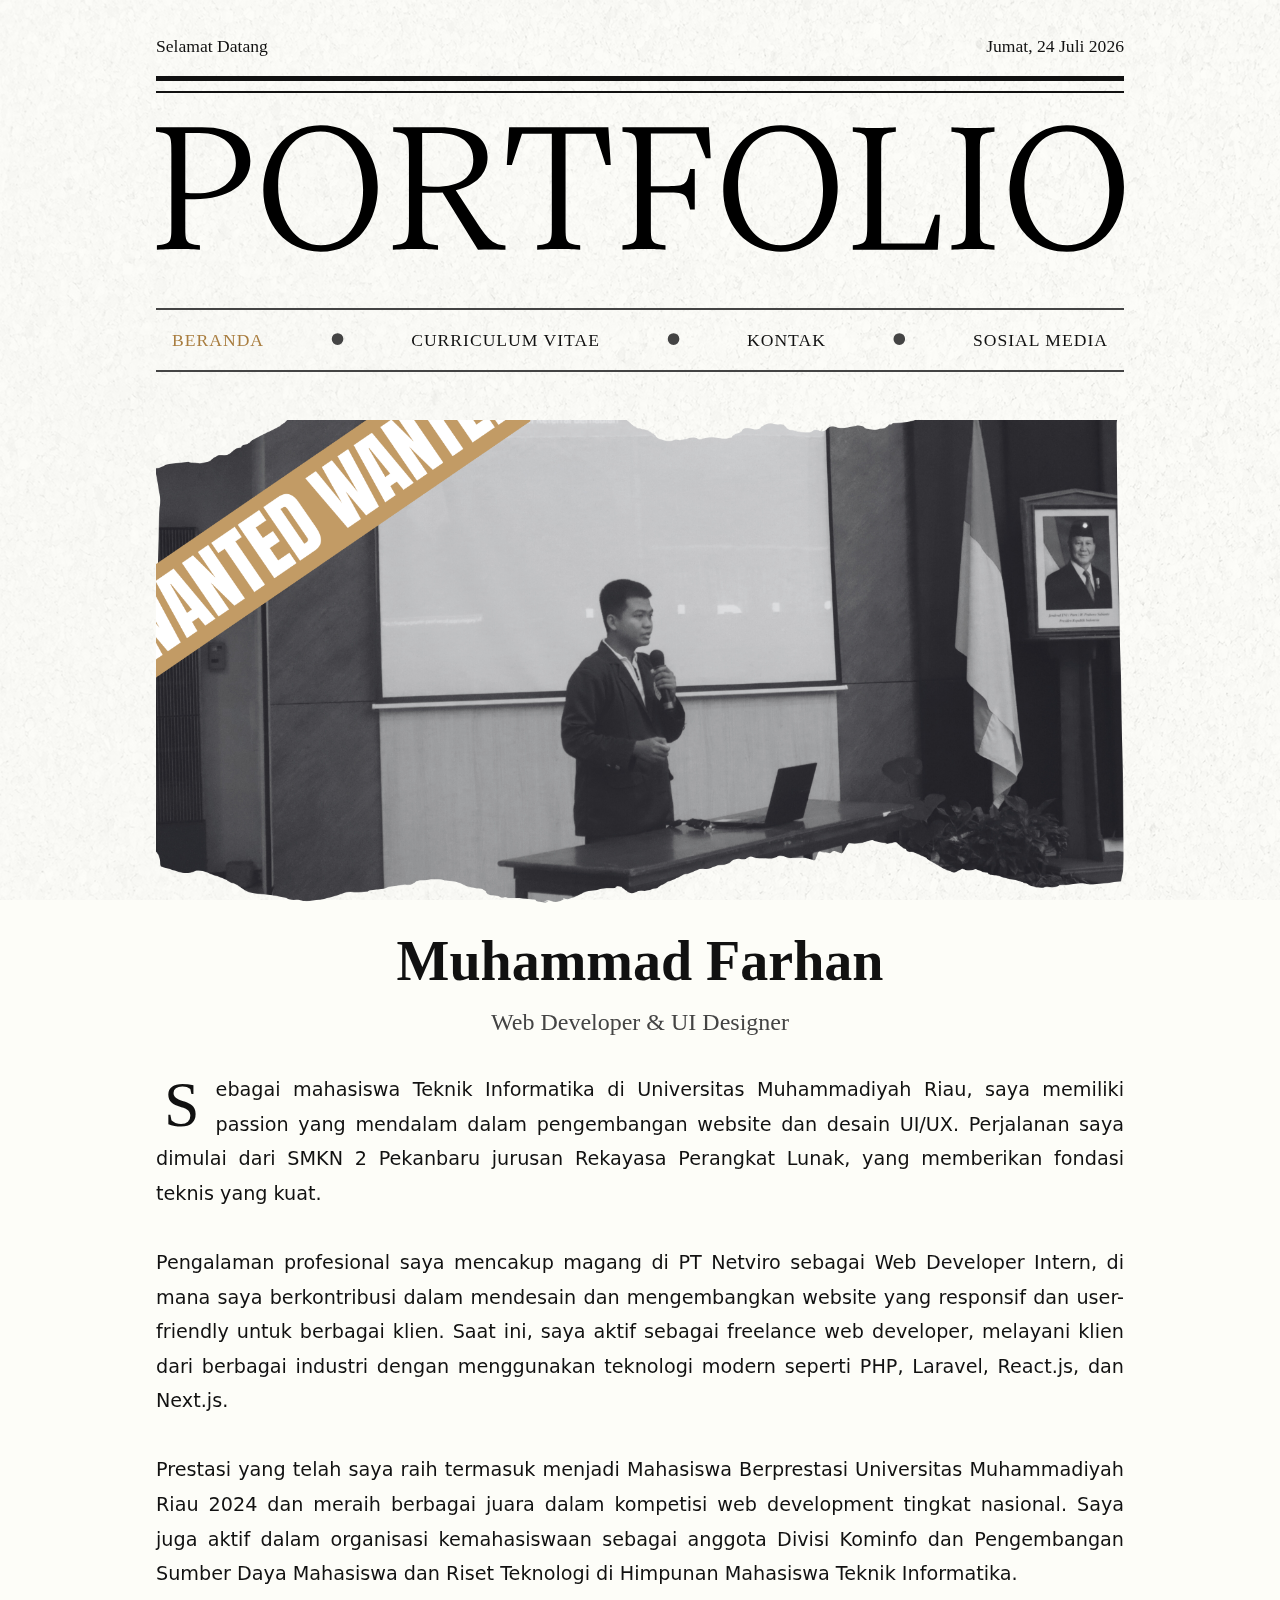
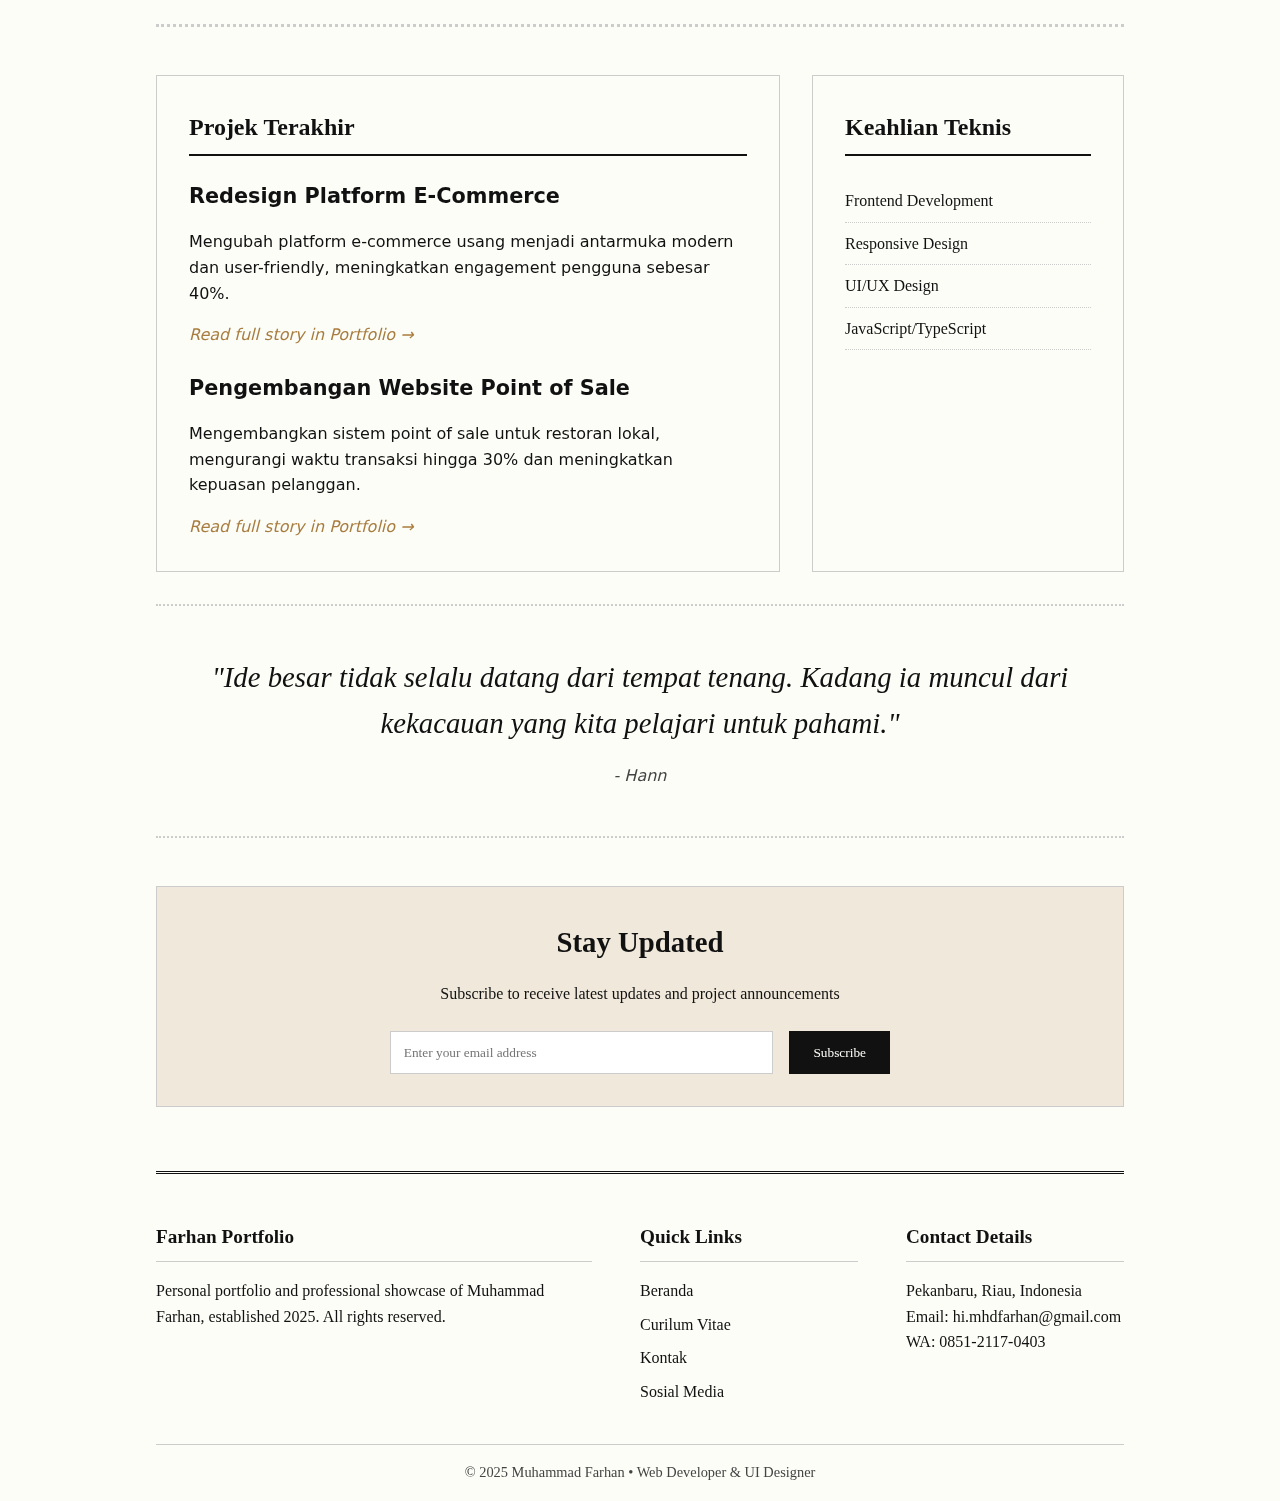
<file: index.html>
<!DOCTYPE html>
<html lang="en">
  <head>
    <meta charset="UTF-8" />
    <meta name="viewport" content="width=device-width, initial-scale=1.0" />
    <link
      href="https://api.fontshare.com/v2/css?f[]=gambetta@300,400,500,600,700&f[]=bespoke-serif@300,400,500&f[]=aktura@400&display=swap"
      rel="stylesheet"
    />

    <link rel="stylesheet" href="style.css" />

    <title>Selamat Datang | Muhammad Farhan</title>
  </head>
  <body>
    <header>
      <div class="container">
        <div class="top">
          <div>
            <p>Selamat Datang</p>
          </div>
          <div>
            <p id="waktu-sekarang"></p>
          </div>
        </div>

        <div class="middle">
          <img src="img/teks-header.svg" alt="" />
        </div>

        <nav>
          <ul>
            <li><a class="active" href="index.html">Beranda</a></li>
            <li style="font-size: 40px; line-height: 0; color: #444444">•</li>
            <li><a href="cv.html">Curriculum Vitae</a></li>
            <li style="font-size: 40px; line-height: 0; color: #444444">•</li>
            <li><a href="kontak.html">Kontak</a></li>
            <li style="font-size: 40px; line-height: 0; color: #444444">•</li>
            <li><a href="sosmed.html">Sosial Media</a></li>
          </ul>
        </nav>
      </div>
    </header>

    <main>
      <div class="container">
        <div>
          <img src="/img/banner.png" alt="Banner" />
        </div>
        <article class="headline">
          <h1>Muhammad Farhan</h1>
          <h2>Web Developer & UI Designer</h2>
          <div class="lead-text">
            <p class="first-letter">
              Sebagai mahasiswa Teknik Informatika di Universitas Muhammadiyah
              Riau, saya memiliki passion yang mendalam dalam pengembangan
              website dan desain UI/UX. Perjalanan saya dimulai dari SMKN 2
              Pekanbaru jurusan Rekayasa Perangkat Lunak, yang memberikan
              fondasi teknis yang kuat.
            </p>
            <br />
            <p>
              Pengalaman profesional saya mencakup magang di PT Netviro sebagai
              Web Developer Intern, di mana saya berkontribusi dalam mendesain
              dan mengembangkan website yang responsif dan user-friendly untuk
              berbagai klien. Saat ini, saya aktif sebagai freelance web
              developer, melayani klien dari berbagai industri dengan
              menggunakan teknologi modern seperti PHP, Laravel, React.js, dan
              Next.js.
            </p>
            <br />
            <p>
              Prestasi yang telah saya raih termasuk menjadi Mahasiswa
              Berprestasi Universitas Muhammadiyah Riau 2024 dan meraih berbagai
              juara dalam kompetisi web development tingkat nasional. Saya juga
              aktif dalam organisasi kemahasiswaan sebagai anggota Divisi
              Kominfo dan Pengembangan Sumber Daya Mahasiswa dan Riset Teknologi
              di Himpunan Mahasiswa Teknik Informatika.
            </p>
          </div>
        </article>

        <div class="news-grid">
          <article class="featured-box">
            <h3>Projek Terakhir</h3>
            <div class="article-content">
              <h4>Redesign Platform E-Commerce</h4>
              <p>
                Mengubah platform e-commerce usang menjadi antarmuka modern dan
                user-friendly, meningkatkan engagement pengguna sebesar 40%.
              </p>
              <span class="read-more">Read full story in Portfolio →</span>
            </div>
            <div class="article-content">
              <h4>Pengembangan Website Point of Sale</h4>
              <p>
                Mengembangkan sistem point of sale untuk restoran lokal,
                mengurangi waktu transaksi hingga 30% dan meningkatkan kepuasan
                pelanggan.
              </p>
              <span class="read-more">Read full story in Portfolio →</span>
            </div>
          </article>

          <article class="sidebar-box">
            <h3>Keahlian Teknis</h3>
            <ul class="skills-list">
              <li>Frontend Development</li>
              <li>Responsive Design</li>
              <li>UI/UX Design</li>
              <li>JavaScript/TypeScript</li>
            </ul>
          </article>

          <div class="quote-box">
            <blockquote>
              "Ide besar tidak selalu datang dari tempat tenang. Kadang ia
              muncul dari kekacauan yang kita pelajari untuk pahami."
            </blockquote>
            <cite>- Hann</cite>
          </div>
        </div>

        <section class="subscription-box">
          <div class="subscription-content">
            <h3>Stay Updated</h3>
            <p>Subscribe to receive latest updates and project announcements</p>
            <form class="subscribe-form">
              <input type="email" placeholder="Enter your email address" />
              <button type="submit">Subscribe</button>
            </form>
          </div>
        </section>
      </div>
    </main>

    <div class="container">
    <footer>
        <div class="footer-grid">
          <div class="footer-col">
            <h4>Farhan Portfolio</h4>
            <p>
              Personal portfolio and professional showcase of Muhammad Farhan,
              established 2025. All rights reserved.
            </p>
          </div>
          <div class="footer-col">
            <h4>Quick Links</h4>
            <ul>
              <li><a href="index.html">Beranda</a></li>
              <li><a href="cv.html">Curilum Vitae</a></li>
              <li><a href="kontak.html">Kontak</a></li>
              <li><a href="sosmed.html">Sosial Media</a></li>
            </ul>
          </div>
          <div class="footer-col">
            <h4>Contact Details</h4>
            <address>
              Pekanbaru, Riau, Indonesia<br />
              Email: hi.mhdfarhan@gmail.com<br />
              WA: 0851-2117-0403
            </address>
          </div>
        </div>
        <div class="footer-bottom">
          <div class="footer-line"></div>
          <p class="copyright">
            © 2025 Muhammad Farhan • Web Developer & UI Designer
          </p>
        </div>
      </footer>
    </div>

    <script src="script.js"></script>
  </body>
</html>
</file>
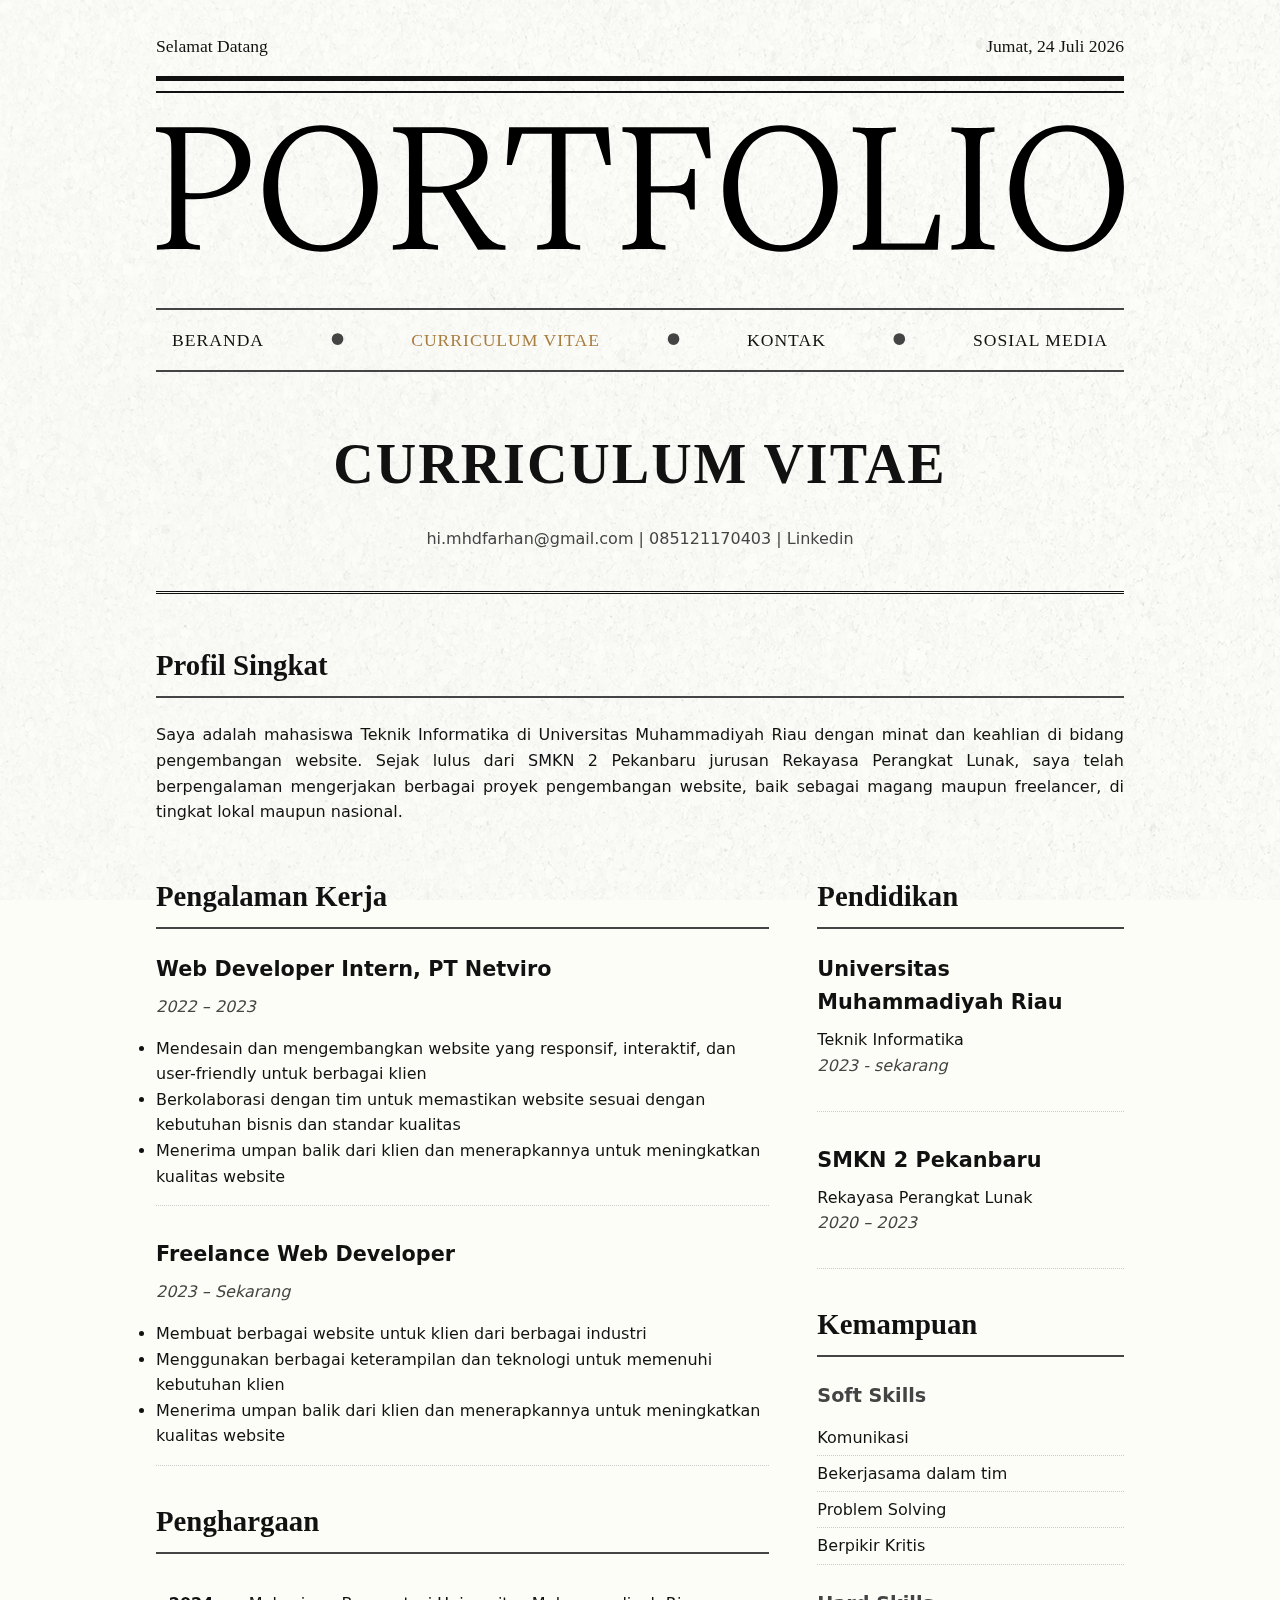
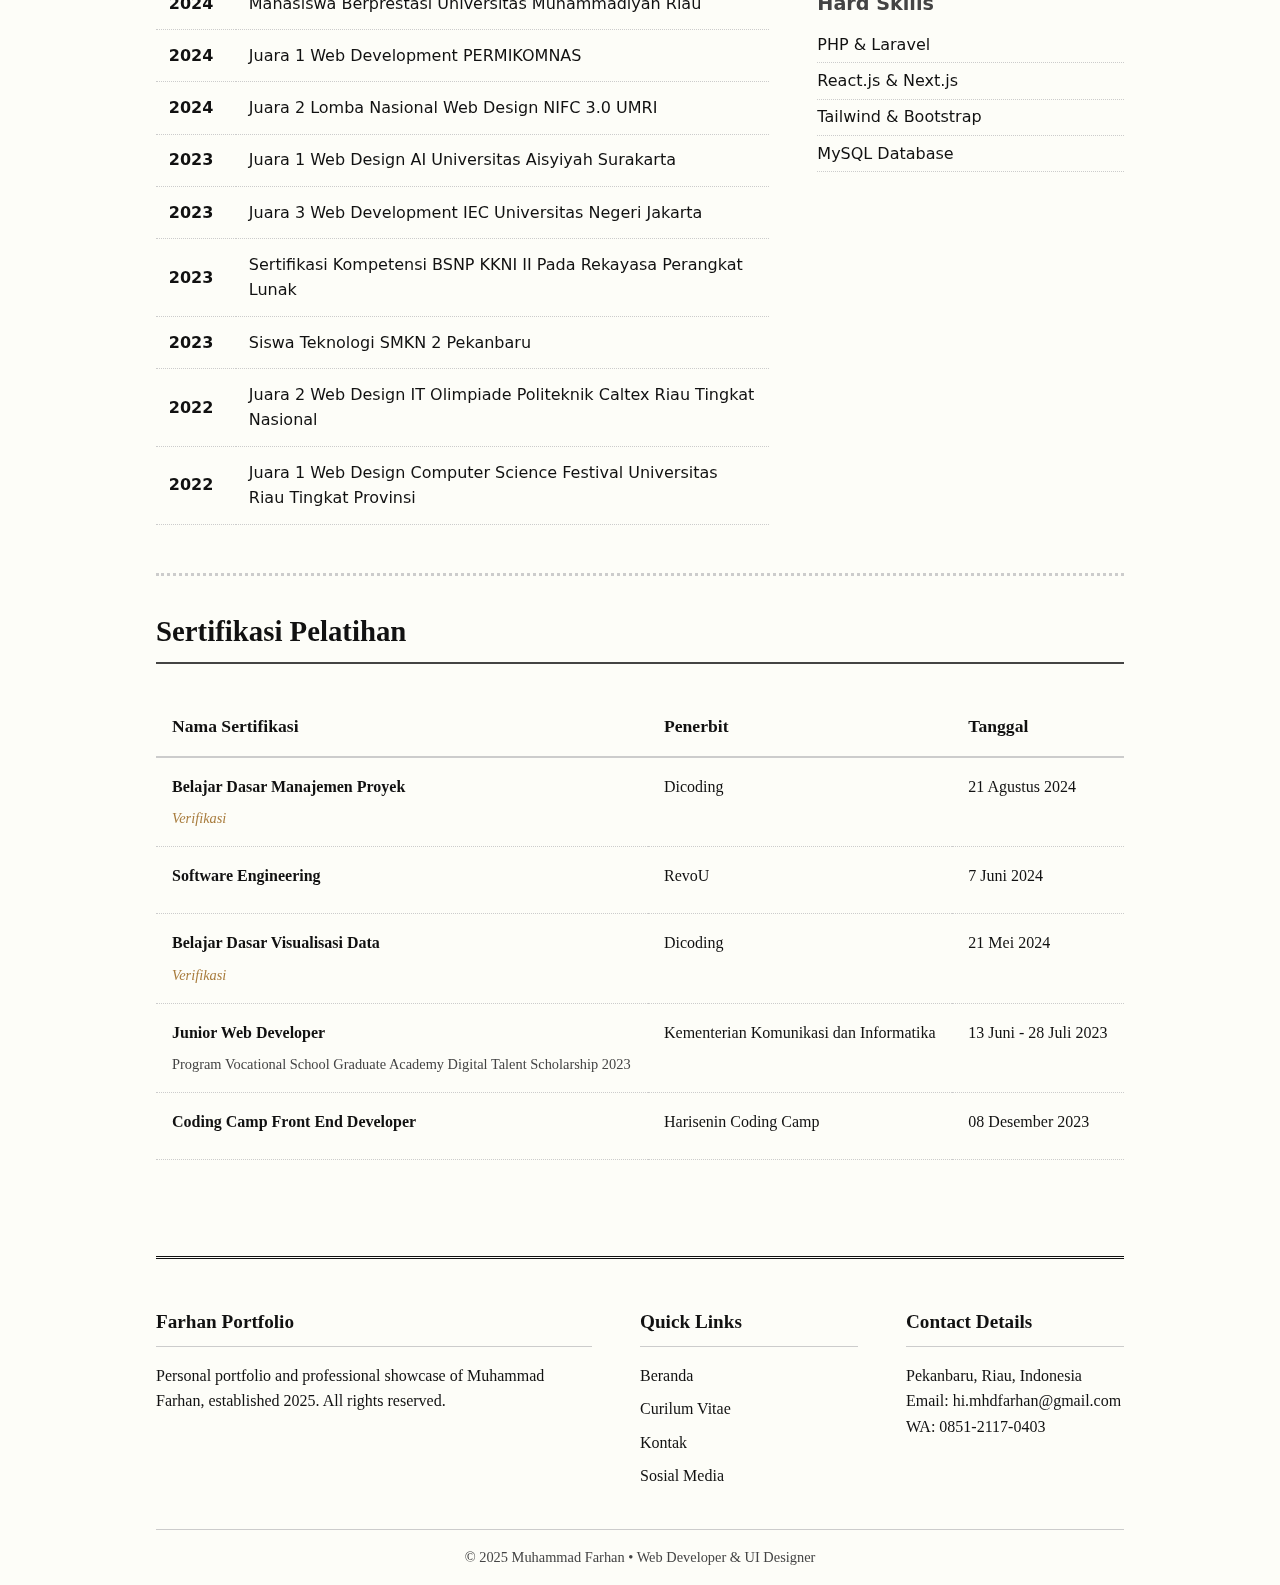
<file: cv.html>
<!DOCTYPE html>
<html lang="en">
  <head>
    <meta charset="UTF-8" />
    <meta name="viewport" content="width=device-width, initial-scale=1.0" />
    <link
      href="https://api.fontshare.com/v2/css?f[]=gambetta@300,400,500,600,700&f[]=bespoke-serif@300,400,500&f[]=aktura@400&display=swap"
      rel="stylesheet"
    />

    <link rel="stylesheet" href="style.css" />

    <title>Selamat Datang | Muhammad Farhan</title>
  </head>
  <body>
    <header>
      <div class="container">
        <div class="top">
          <div>
            <p>Selamat Datang</p>
          </div>
          <div>
            <p id="waktu-sekarang"></p>
          </div>
        </div>

        <div class="middle">
          <img src="img/teks-header.svg" alt="" />
        </div>

        <nav>
          <ul>
            <li><a href="index.html">Beranda</a></li>
            <li style="font-size: 40px; line-height: 0; color: #444444">•</li>
            <li><a class="active" href="cv.html">Curriculum Vitae</a></li>
            <li style="font-size: 40px; line-height: 0; color: #444444">•</li>
            <li><a href="kontak.html">Kontak</a></li>
            <li style="font-size: 40px; line-height: 0; color: #444444">•</li>
            <li><a href="sosmed.html">Sosial Media</a></li>
          </ul>
        </nav>
      </div>
    </header>

    <main>
      <div class="container">
        <article class="cv-header">
          <h1>Curriculum Vitae</h1>
          <div class="cv-header-content">
            <span
              ><a href="mailto:hi.mhdfarhan@gmail.com"
                >hi.mhdfarhan@gmail.com</a
              ></span
            >
            <span>|</span>
            <span
              ><a href="https://wa.me/6285121170403" target="_blank"
                >085121170403</a
              ></span
            >
            <span>|</span>
            <span
              ><a
                href="https://www.linkedin.com/in/muhammad-farhan-79ba79294/"
                target="_blank"
                >Linkedin</a
              ></span
            >
          </div>
        </article>

        <section class="cv-profile">
          <h2 class="section-title">Profil Singkat</h2>
          <div class="profile-content">
            <p style="text-align: justify;">
              Saya adalah mahasiswa Teknik Informatika di Universitas
              Muhammadiyah Riau dengan minat dan keahlian di bidang pengembangan
              website. Sejak lulus dari SMKN 2 Pekanbaru jurusan Rekayasa
              Perangkat Lunak, saya telah berpengalaman mengerjakan berbagai
              proyek pengembangan website, baik sebagai magang maupun
              freelancer, di tingkat lokal maupun nasional.
            </p>
          </div>
        </section>

        <div class="cv-grid">
          <section class="main-column">
            <article class="experience-section">
              <h2 class="section-title">Pengalaman Kerja</h2>
              <div class="job-item">
                <h3>Web Developer Intern, PT Netviro</h3>
                <span class="date">2022 – 2023</span>
                <ul>
                  <li>
                    Mendesain dan mengembangkan website yang responsif,
                    interaktif, dan user-friendly untuk berbagai klien
                  </li>
                  <li>
                    Berkolaborasi dengan tim untuk memastikan website sesuai
                    dengan kebutuhan bisnis dan standar kualitas
                  </li>
                  <li>
                    Menerima umpan balik dari klien dan menerapkannya untuk
                    meningkatkan kualitas website
                  </li>
                </ul>
              </div>
              <div class="job-item">
                <h3>Freelance Web Developer</h3>
                <span class="date">2023 – Sekarang</span>
                <ul>
                  <li>
                    Membuat berbagai website untuk klien dari berbagai industri
                  </li>
                  <li>
                    Menggunakan berbagai keterampilan dan teknologi untuk
                    memenuhi kebutuhan klien
                  </li>
                  <li>
                    Menerima umpan balik dari klien dan menerapkannya untuk
                    meningkatkan kualitas website
                  </li>
                </ul>
              </div>
            </article>

            <article class="awards-section">
              <h2 class="section-title">Penghargaan</h2>
              <table class="awards-table">
                <tr>
                  <td>2024</td>
                  <td>Mahasiswa Berprestasi Universitas Muhammadiyah Riau</td>
                </tr>
                <tr>
                  <td>2024</td>
                  <td>Juara 1 Web Development PERMIKOMNAS</td>
                </tr>
                <tr>
                  <td>2024</td>
                  <td>Juara 2 Lomba Nasional Web Design NIFC 3.0 UMRI</td>
                </tr>
                <tr>
                  <td>2023</td>
                  <td>Juara 1 Web Design AI Universitas Aisyiyah Surakarta</td>
                </tr>
                <tr>
                  <td>2023</td>
                  <td>
                    Juara 3 Web Development IEC Universitas Negeri Jakarta
                  </td>
                </tr>
                <tr>
                  <td>2023</td>
                  <td>
                    Sertifikasi Kompetensi BSNP KKNI II Pada Rekayasa Perangkat
                    Lunak
                  </td>
                </tr>
                <tr>
                  <td>2023</td>
                  <td>Siswa Teknologi SMKN 2 Pekanbaru</td>
                </tr>
                <tr>
                  <td>2022</td>
                  <td>
                    Juara 2 Web Design IT Olimpiade Politeknik Caltex Riau
                    Tingkat Nasional
                  </td>
                </tr>
                <tr>
                  <td>2022</td>
                  <td>
                    Juara 1 Web Design Computer Science Festival Universitas
                    Riau Tingkat Provinsi
                  </td>
                </tr>
              </table>
            </article>
          </section>

          <aside class="sidebar">
            <div class="education-section">
              <h2 class="section-title">Pendidikan</h2>
              <div class="edu-item">
                <h3>Universitas Muhammadiyah Riau</h3>
                <p>Teknik Informatika</p>
                <span class="date">2023 - sekarang</span>
              </div>
              <div class="edu-item">
                <h3>SMKN 2 Pekanbaru</h3>
                <p>Rekayasa Perangkat Lunak</p>
                <span class="date">2020 – 2023</span>
              </div>
            </div>

            <div class="skills-section">
              <h2 class="section-title">Kemampuan</h2>
              <div class="skills-group">
                <h3>Soft Skills</h3>
                <ul>
                  <li>Komunikasi</li>
                  <li>Bekerjasama dalam tim</li>
                  <li>Problem Solving</li>
                  <li>Berpikir Kritis</li>
                </ul>
              </div>
              <div class="skills-group">
                <h3>Hard Skills</h3>
                <ul>
                  <li>PHP & Laravel</li>
                  <li>React.js & Next.js</li>
                  <li>Tailwind & Bootstrap</li>
                  <li>MySQL Database</li>
                </ul>
              </div>
            </div>
          </aside>
        </div>

        <section class="certifications">
          <h2 class="section-title">Sertifikasi Pelatihan</h2>
          <table class="cert-table">
            <thead>
              <tr>
                <th>Nama Sertifikasi</th>
                <th>Penerbit</th>
                <th>Tanggal</th>
              </tr>
            </thead>
            <tbody>
              <tr>
                <td>
                  <strong>Belajar Dasar Manajemen Proyek</strong>
                  <div class="cert-verify">
                    <a href="https://www.dicoding.com/certificates/2VX3R3V0QZYQ"
                      >Verifikasi</a
                    >
                  </div>
                </td>
                <td>Dicoding</td>
                <td>21 Agustus 2024</td>
              </tr>
              <tr>
                <td>
                  <strong>Software Engineering</strong>
                </td>
                <td>RevoU</td>
                <td>7 Juni 2024</td>
              </tr>
              <tr>
                <td>
                  <strong>Belajar Dasar Visualisasi Data</strong>
                  <div class="cert-verify">
                    <a href="https://www.dicoding.com/certificates/4EXGQK7M9ZRL"
                      >Verifikasi</a
                    >
                  </div>
                </td>
                <td>Dicoding</td>
                <td>21 Mei 2024</td>
              </tr>
              <tr>
                <td>
                  <strong>Junior Web Developer</strong>
                  <div class="cert-desc">
                    Program Vocational School Graduate Academy Digital Talent
                    Scholarship 2023
                  </div>
                </td>
                <td>Kementerian Komunikasi dan Informatika</td>
                <td>13 Juni - 28 Juli 2023</td>
              </tr>
              <tr>
                <td>
                  <strong>Coding Camp Front End Developer</strong>
                </td>
                <td>Harisenin Coding Camp</td>
                <td>08 Desember 2023</td>
              </tr>
            </tbody>
          </table>
        </section>
      </div>
    </main>

    <div class="container">
      <footer>
        <div class="footer-grid">
          <div class="footer-col">
            <h4>Farhan Portfolio</h4>
            <p>
              Personal portfolio and professional showcase of Muhammad Farhan,
              established 2025. All rights reserved.
            </p>
          </div>
          <div class="footer-col">
            <h4>Quick Links</h4>
            <ul>
              <li><a href="index.html">Beranda</a></li>
              <li><a href="cv.html">Curilum Vitae</a></li>
              <li><a href="kontak.html">Kontak</a></li>
              <li><a href="sosmed.html">Sosial Media</a></li>
            </ul>
          </div>
          <div class="footer-col">
            <h4>Contact Details</h4>
            <address>
              Pekanbaru, Riau, Indonesia<br />
              Email: hi.mhdfarhan@gmail.com<br />
              WA: 0851-2117-0403
            </address>
          </div>
        </div>
        <div class="footer-bottom">
          <div class="footer-line"></div>
          <p class="copyright">
            © 2025 Muhammad Farhan • Web Developer & UI Designer
          </p>
        </div>
      </footer>
    </div>

    <script src="script.js"></script>
  </body>
</html>
</file>
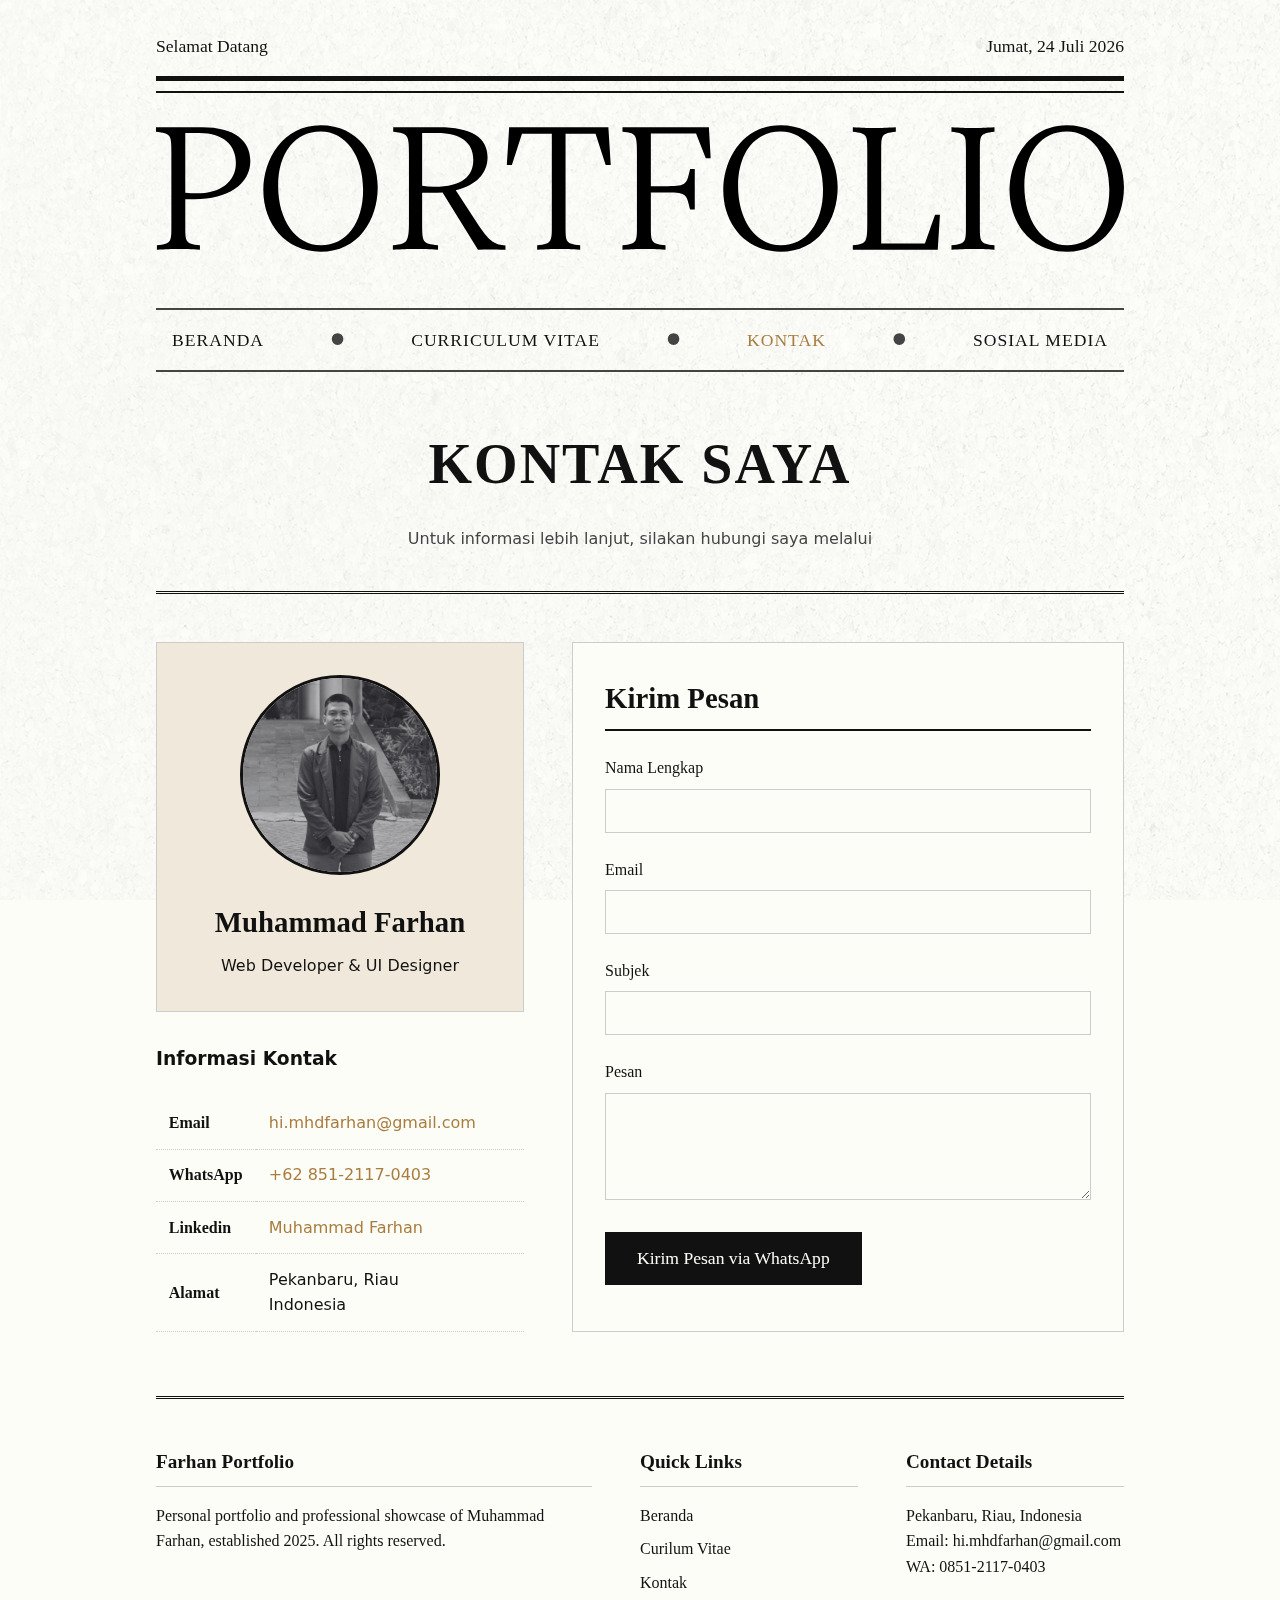
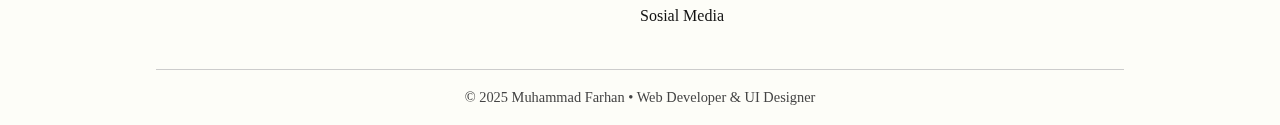
<file: kontak.html>
<!DOCTYPE html>
<html lang="en">
  <head>
    <meta charset="UTF-8" />
    <meta name="viewport" content="width=device-width, initial-scale=1.0" />
    <link
      href="https://api.fontshare.com/v2/css?f[]=gambetta@300,400,500,600,700&f[]=bespoke-serif@300,400,500&f[]=aktura@400&display=swap"
      rel="stylesheet"
    />

    <link rel="stylesheet" href="style.css" />

    <title>Selamat Datang | Muhammad Farhan</title>
  </head>
  <body>
    <header>
      <div class="container">
        <div class="top">
          <div>
            <p>Selamat Datang</p>
          </div>
          <div>
            <p id="waktu-sekarang"></p>
          </div>
        </div>

        <div class="middle">
          <img src="img/teks-header.svg" alt="" />
        </div>

        <nav>
          <ul>
            <li><a href="index.html">Beranda</a></li>
            <li style="font-size: 40px; line-height: 0; color: #444444">•</li>
            <li><a href="cv.html">Curriculum Vitae</a></li>
            <li style="font-size: 40px; line-height: 0; color: #444444">•</li>
            <li><a class="active" href="kontak.html">Kontak</a></li>
            <li style="font-size: 40px; line-height: 0; color: #444444">•</li>
            <li><a href="sosmed.html">Sosial Media</a></li>
          </ul>
        </nav>
      </div>
    </header>

    <main>
      <div class="container">
        <article class="contact-header">
          <h1>Kontak Saya</h1>
          <div class="contact-description">
            <span
              >Untuk informasi lebih lanjut, silakan hubungi saya melalui</span
            >
          </div>
        </article>

        <div class="contact-grid">
          <section class="contact-info">
            <div class="profile-card">
              <img src="img/saya.png" alt="Muhammad Farhan" />
              <div class="profile-details">
                <h2>Muhammad Farhan</h2>
                <p>Web Developer & UI Designer</p>
              </div>
            </div>

            <div class="contact-details">
              <h3>Informasi Kontak</h3>
              <table class="info-table">
                <tr>
                  <th>Email</th>
                  <td>
                    <a href="mailto:hi.mhdfarhan@gmail.com"
                      >hi.mhdfarhan@gmail.com</a
                    >
                  </td>
                </tr>
                <tr>
                  <th>WhatsApp</th>
                  <td>
                    <a href="https://wa.me/6285121170403">+62 851-2117-0403</a>
                  </td>
                </tr>
                <tr>
                  <th>Linkedin</th>
                  <td>
                    <a
                      href="https://www.linkedin.com/in/muhammad-farhan-79ba79294/"
                      >Muhammad Farhan</a
                    >
                  </td>
                </tr>
                <tr>
                  <th>Alamat</th>
                  <td>Pekanbaru, Riau<br />Indonesia</td>
                </tr>
              </table>
            </div>
          </section>

          <section class="contact-form">
            <h3>Kirim Pesan</h3>
            <form id="whatsappForm" onsubmit="submitToWhatsApp(event)">
              <div class="form-group">
                <label for="name">Nama Lengkap</label>
                <input type="text" id="name" name="name" required />
              </div>

              <div class="form-group">
                <label for="email">Email</label>
                <input type="email" id="email" name="email" required />
              </div>

              <div class="form-group">
                <label for="subject">Subjek</label>
                <input type="text" id="subject" name="subject" required />
              </div>

              <div class="form-group">
                <label for="message">Pesan</label>
                <textarea
                  id="message"
                  name="message"
                  rows="5"
                  required
                ></textarea>
              </div>

              <button type="submit" class="submit-btn">
                Kirim Pesan via WhatsApp
              </button>
            </form>
          </section>
        </div>
      </div>
    </main>

    <div class="container">
      <footer>
        <div class="footer-grid">
          <div class="footer-col">
            <h4>Farhan Portfolio</h4>
            <p>
              Personal portfolio and professional showcase of Muhammad Farhan,
              established 2025. All rights reserved.
            </p>
          </div>
          <div class="footer-col">
            <h4>Quick Links</h4>
            <ul>
              <li><a href="index.html">Beranda</a></li>
              <li><a href="cv.html">Curilum Vitae</a></li>
              <li><a href="kontak.html">Kontak</a></li>
              <li><a href="sosmed.html">Sosial Media</a></li>
            </ul>
          </div>
          <div class="footer-col">
            <h4>Contact Details</h4>
            <address>
              Pekanbaru, Riau, Indonesia<br />
              Email: hi.mhdfarhan@gmail.com<br />
              WA: 0851-2117-0403
            </address>
          </div>
        </div>
        <div class="footer-bottom">
          <div class="footer-line"></div>
          <p class="copyright">
            © 2025 Muhammad Farhan • Web Developer & UI Designer
          </p>
        </div>
      </footer>
    </div>

    <script src="script.js"></script>
    <script>
      function submitToWhatsApp(event) {
        event.preventDefault();

        const name = document.getElementById("name").value;
        const email = document.getElementById("email").value;
        const subject = document.getElementById("subject").value;
        const message = document.getElementById("message").value;

        const text = `Nama: ${name}%0A
    Email: ${email}%0A
    Subjek: ${subject}%0A
    Pesan: ${message}`;

        window.open(`https://wa.me/6285121170403?text=${text}`, "_blank");
      }
    </script>
  </body>
</html>
</file>
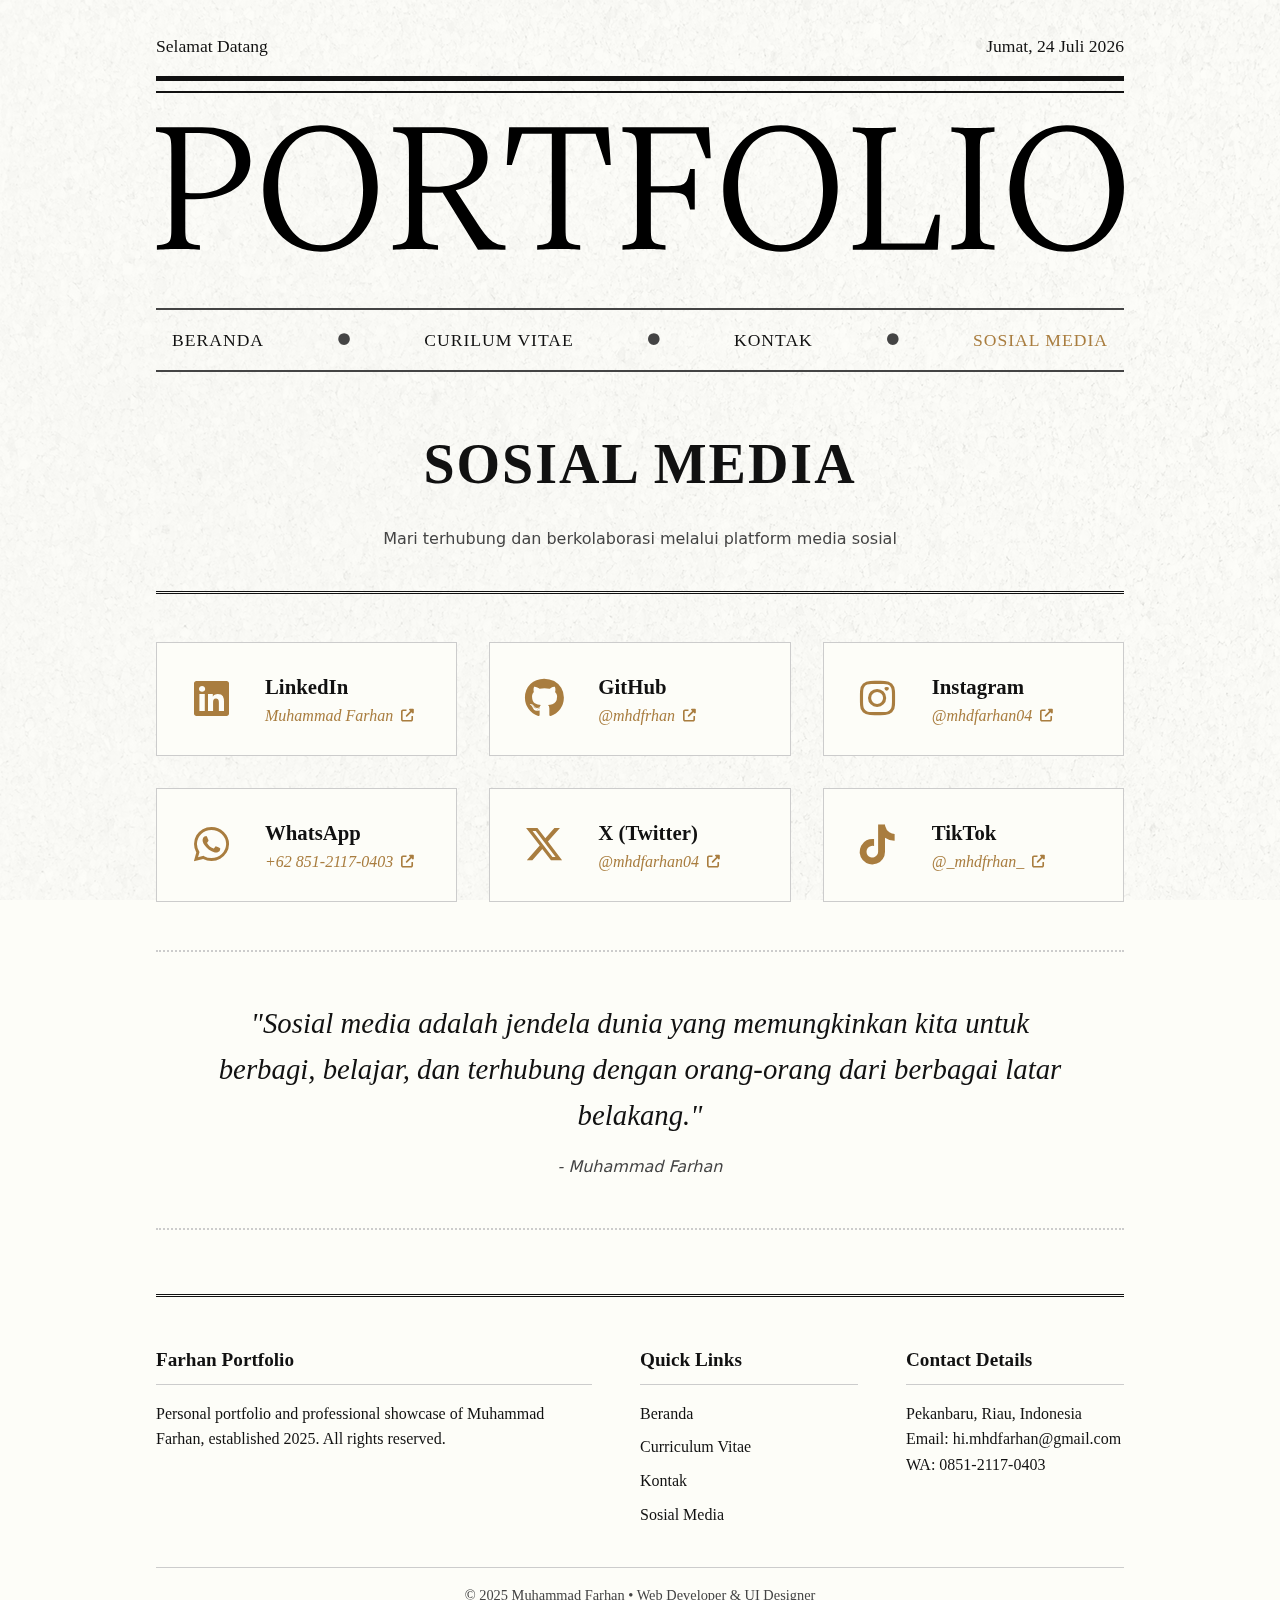
<file: sosmed.html>
<!DOCTYPE html>
<html lang="en">
  <head>
    <meta charset="UTF-8" />
    <meta name="viewport" content="width=device-width, initial-scale=1.0" />
    <link
      href="https://api.fontshare.com/v2/css?f[]=gambetta@300,400,500,600,700&f[]=bespoke-serif@300,400,500&f[]=aktura@400&display=swap"
      rel="stylesheet"
    />

    <link rel="stylesheet" href="style.css" />
    <link
      rel="stylesheet"
      href="https://cdnjs.cloudflare.com/ajax/libs/font-awesome/6.5.1/css/all.min.css"
    />

    <title>Selamat Datang | Muhammad Farhan</title>
  </head>
  <body>
    <header>
      <div class="container">
        <div class="top">
          <div>
            <p>Selamat Datang</p>
          </div>
          <div>
            <p id="waktu-sekarang"></p>
          </div>
        </div>

        <div class="middle">
          <img src="img/teks-header.svg" alt="" />
        </div>

        <nav>
          <ul>
            <li><a href="index.html">Beranda</a></li>
            <li style="font-size: 40px; line-height: 0; color: #444444">•</li>
            <li><a href="cv.html">Curilum Vitae</a></li>
            <li style="font-size: 40px; line-height: 0; color: #444444">•</li>
            <li><a href="kontak.html">Kontak</a></li>
            <li style="font-size: 40px; line-height: 0; color: #444444">•</li>
            <li><a class="active" href="sosmed.html">Sosial Media</a></li>
          </ul>
        </nav>
      </div>
    </header>

    <main>
      <div class="container">
        <article class="social-header">
          <h1>Sosial Media</h1>
          <div class="social-description">
            <span
              >Mari terhubung dan berkolaborasi melalui platform media
              sosial</span
            >
          </div>
        </article>

        <div class="social-grid">
          <div class="social-card">
            <div class="social-icon">
              <i class="fab fa-linkedin"></i>
            </div>
            <div class="social-content">
              <h3>LinkedIn</h3>
              <a
                href="https://www.linkedin.com/in/muhammad-farhan-79ba79294/"
                target="_blank"
                class="social-link"
              >
                <span>Muhammad Farhan</span>
                <i class="fas fa-external-link-alt"></i>
              </a>
            </div>
          </div>

          <div class="social-card">
            <div class="social-icon">
              <i class="fab fa-github"></i>
            </div>
            <div class="social-content">
              <h3>GitHub</h3>
              <a
                href="https://github.com/mhdfrhan"
                target="_blank"
                class="social-link"
              >
                <span>@mhdfrhan</span>
                <i class="fas fa-external-link-alt"></i>
              </a>
            </div>
          </div>

          <div class="social-card">
            <div class="social-icon">
              <i class="fab fa-instagram"></i>
            </div>
            <div class="social-content">
              <h3>Instagram</h3>
              <a
                href="https://instagram.com/mhdfarhan04"
                target="_blank"
                class="social-link"
              >
                <span>@mhdfarhan04</span>
                <i class="fas fa-external-link-alt"></i>
              </a>
            </div>
          </div>

          <div class="social-card">
            <div class="social-icon">
              <i class="fab fa-whatsapp"></i>
            </div>
            <div class="social-content">
              <h3>WhatsApp</h3>
              <a
                href="https://wa.me/6285121170403"
                target="_blank"
                class="social-link"
              >
                <span>+62 851-2117-0403</span>
                <i class="fas fa-external-link-alt"></i>
              </a>
            </div>
          </div>

          <div class="social-card">
            <div class="social-icon">
              <i class="fab fa-x-twitter"></i>
            </div>
            <div class="social-content">
              <h3>X (Twitter)</h3>
              <a
                href="https://x.com/mhdfarhan04"
                target="_blank"
                class="social-link"
              >
                <span>@mhdfarhan04</span>
                <i class="fas fa-external-link-alt"></i>
              </a>
            </div>
          </div>

          <div class="social-card">
            <div class="social-icon">
              <i class="fab fa-tiktok"></i>
            </div>
            <div class="social-content">
              <h3>TikTok</h3>
              <a
                href="https://tiktok.com/@_mhdfrhan_"
                target="_blank"
                class="social-link"
              >
                <span>@_mhdfrhan_</span>
                <i class="fas fa-external-link-alt"></i>
              </a>
            </div>
          </div>
        </div>

        <div class="social-quote">
          <blockquote>
            "Sosial media adalah jendela dunia yang memungkinkan kita untuk
            berbagi, belajar, dan terhubung dengan orang-orang dari berbagai
            latar belakang."
          </blockquote>
          <cite>- Muhammad Farhan</cite>
        </div>
      </div>
    </main>

    <div class="container">
      <footer>
        <div class="footer-grid">
          <div class="footer-col">
            <h4>Farhan Portfolio</h4>
            <p>
              Personal portfolio and professional showcase of Muhammad Farhan,
              established 2025. All rights reserved.
            </p>
          </div>
          <div class="footer-col">
            <h4>Quick Links</h4>
            <ul>
              <li><a href="index.html">Beranda</a></li>
              <li><a href="cv.html">Curriculum Vitae</a></li>
              <li><a href="kontak.html">Kontak</a></li>
              <li><a href="sosmed.html">Sosial Media</a></li>
            </ul>
          </div>
          <div class="footer-col">
            <h4>Contact Details</h4>
            <address>
              Pekanbaru, Riau, Indonesia<br />
              Email: hi.mhdfarhan@gmail.com<br />
              WA: 0851-2117-0403
            </address>
          </div>
        </div>
        <div class="footer-bottom">
          <div class="footer-line"></div>
          <p class="copyright">
            © 2025 Muhammad Farhan • Web Developer & UI Designer
          </p>
        </div>
      </footer>
    </div>

    <script src="script.js"></script>
  </body>
</html>
</file>
<file: style.css>
:root {
  --primary-color: #111111;
  --secondary-color: #444444;
  --background-color: #fdfdf8;
  --accent-color: #a97d3f;
  --border-color: #cccccc;
  --highlight-color: #f0e9db;
  --link-color: #1a0dab;
  --nav-bg-color: #ffffff;
  --card-bg-color: #f5f5f5;
}

* {
  margin: 0;
  padding: 0;
  box-sizing: border-box;
}

img {
  max-width: 100%;
  height: auto;
}

body {
  font-family: "Bespoke Serif", system-ui, -apple-system, BlinkMacSystemFont,
    "Segoe UI", Roboto, Oxygen, Ubuntu, Cantarell, "Open Sans", "Helvetica Neue",
    sans-serif;
  background-color: var(--background-color);
  color: var(--primary-color);
  scroll-behavior: smooth;
  line-height: 1.6;
  font-weight: 400;
  font-size: 16px;
  position: relative;
}

body::before {
  content: "";
  position: fixed;
  top: 0;
  left: 0;
  width: 100%;
  height: 100%;
  background-image: url("img/noisy-background.jpg");
  opacity: 0.15;
  pointer-events: none;
  z-index: -1;
}

.container {
  width: 100%;
  padding: 0 1rem;
  margin-left: auto;
  margin-right: auto;
  max-width: 100%;
}

header {
  padding: 2rem 0;
}

header .top {
  display: flex;
  flex-wrap: wrap;
  justify-content: space-between;
  align-items: center;
  text-align: center;
  font-family: "Gambetta", serif;
  border-bottom: 5px solid var(--primary-color);
  padding-bottom: 1rem;
}

header .top p {
  font-size: 1.1rem;
  color: var(--primary-color);
}

header .middle {
  border-top: 2px solid var(--primary-color);
  margin-top: 10px;
  text-align: center;
  padding: 2rem 0;
}

nav {
  border-top: 2px solid var(--secondary-color);
  border-bottom: 2px solid var(--secondary-color);
  padding: 0.5rem 0;
  margin-top: 1rem;
  width: 100%;
}

nav ul {
  display: flex;
  justify-content: space-between;
  align-items: center;
  list-style: none;
  margin: 0 auto;
  padding: 0 1rem;
  white-space: nowrap;
  gap: 1rem;
  overflow-x: auto;
  -webkit-overflow-scrolling: touch;
  scrollbar-width: none;
  -ms-overflow-style: none;
}

nav ul::-webkit-scrollbar {
  display: none;
}

nav ul li {
  position: relative;
  flex: 0 0 auto;
  display: flex;
  align-items: center;
}

nav ul li a {
  text-decoration: none;
  color: var(--primary-color);
  font-family: "Gambetta", serif;
  font-size: 1.1rem;
  text-transform: uppercase;
  letter-spacing: 1px;
  transition: color 0.3s ease;
  padding: 0.5rem 0;
}

nav ul li a:hover {
  color: var(--accent-color);
}

nav ul li a.active {
  color: var(--accent-color);
  font-weight: 500;
}

.menu-toggle {
  display: none;
}

main {
  padding-top: 1rem;
}

.headline {
  text-align: center;
  border-bottom: 3px dotted var(--border-color);
  margin-bottom: 2rem;
  padding-bottom: 2rem;
}

.headline h1 {
  font-family: "Gambetta", serif;
  font-size: 3.5rem;
  font-weight: 600;
  margin-top: 1rem;
  margin-bottom: 0.5rem;
  line-height: 1.2;
}

.headline h2 {
  font-family: "Bespoke Serif", serif;
  font-size: 1.5rem;
  color: var(--secondary-color);
  font-weight: 400;
  margin-bottom: 2rem;
}

.lead-text {
  text-align: justify;
  font-size: 1.2rem;
  line-height: 1.8;
}

.first-letter::first-letter {
  float: left;
  font-size: 4rem;
  padding: 0 0.5rem;
  margin-right: 0.5rem;
  font-family: "Gambetta", serif;
  line-height: 1;
}

.news-grid {
  display: grid;
  grid-template-columns: 2fr 1fr;
  gap: 2rem;
  margin: 3rem 0;
}

.featured-box,
.sidebar-box {
  border: 1px solid var(--border-color);
  padding: 2rem;
  background-color: var(--background-color);
}

.featured-box h3,
.sidebar-box h3 {
  font-family: "Gambetta", serif;
  font-size: 1.5rem;
  border-bottom: 2px solid var(--primary-color);
  padding-bottom: 0.5rem;
  margin-bottom: 1.5rem;
}

.article-content {
  margin-bottom: 1.5rem;
}

.article-content:last-child {
  margin-bottom: 0;
}

.article-content h4 {
  font-size: 1.3rem;
  margin-bottom: 1rem;
}

.skills-list {
  list-style: none;
  font-family: "Bespoke Serif", serif;
}

.skills-list li {
  padding: 0.5rem 0;
  border-bottom: 1px dotted var(--border-color);
}

.quote-box {
  grid-column: 1 / -1;
  text-align: center;
  padding: 3rem;
  border-top: 2px dotted var(--border-color);
  border-bottom: 2px dotted var(--border-color);
}

.quote-box blockquote {
  font-family: "Gambetta", serif;
  font-size: 1.8rem;
  font-style: italic;
  margin-bottom: 1rem;
}

.quote-box cite {
  color: var(--secondary-color);
}

.contact-brief {
  text-align: center;
  margin: 3rem 0;
  padding: 2rem;
  background-color: var(--highlight-color);
}

.contact-btn {
  display: inline-block;
  padding: 0.8rem 2rem;
  margin-top: 1rem;
  border: 2px solid var(--primary-color);
  color: var(--primary-color);
  text-decoration: none;
  font-family: "Gambetta", serif;
  transition: all 0.3s ease;
}

.contact-btn:hover {
  background-color: var(--primary-color);
  color: var(--background-color);
}

.read-more {
  display: block;
  margin-top: 1rem;
  font-style: italic;
  color: var(--accent-color);
}

.subscription-box {
  margin: 3rem 0;
  padding: 2rem;
  background-color: var(--highlight-color);
  border: 1px solid var(--border-color);
  text-align: center;
}

.subscription-content h3 {
  font-family: "Gambetta", serif;
  font-size: 1.8rem;
  margin-bottom: 1rem;
}

.subscription-content p {
  font-family: "Bespoke Serif", serif;
  margin-bottom: 1.5rem;
}

.subscribe-form {
  display: flex;
  max-width: 500px;
  margin: 0 auto;
  gap: 1rem;
}

.subscribe-form input {
  flex: 1;
  padding: 0.8rem;
  border: 1px solid var(--border-color);
  font-family: "Bespoke Serif", serif;
}

.subscribe-form button {
  padding: 0.8rem 1.5rem;
  background-color: var(--primary-color);
  color: var(--background-color);
  border: none;
  cursor: pointer;
  font-family: "Gambetta", serif;
  transition: background-color 0.3s ease;
}

.subscribe-form button:hover {
  background-color: var(--secondary-color);
}

footer {
  margin-top: 4rem;
  padding: 3rem 0 1rem;
  border-top: 3px double var(--primary-color);
  font-family: "Bespoke Serif", serif;
}

.footer-grid {
  display: grid;
  grid-template-columns: 2fr 1fr 1fr;
  gap: 3rem;
  margin-bottom: 2rem;
}

.footer-col h4 {
  font-family: "Gambetta", serif;
  font-size: 1.2rem;
  margin-bottom: 1rem;
  padding-bottom: 0.5rem;
  border-bottom: 1px solid var(--border-color);
}

.footer-col ul {
  list-style: none;
}

.footer-col ul li {
  margin-bottom: 0.5rem;
}

.footer-col ul li a {
  color: var(--primary-color);
  text-decoration: none;
  transition: color 0.3s ease;
}

.footer-col ul li a:hover {
  color: var(--accent-color);
}

.footer-col address {
  font-style: normal;
  line-height: 1.6;
}

.footer-bottom {
  text-align: center;
  margin-top: 2rem;
}

.footer-line {
  height: 1px;
  background-color: var(--border-color);
  margin-bottom: 1rem;
}

.copyright {
  font-size: 0.9rem;
  color: var(--secondary-color);
  font-family: "Gambetta", serif;
}

.cv-header {
  text-align: center;
  border-bottom: 3px double var(--primary-color);
  padding-bottom: 2.5rem;
  margin-bottom: 3rem;
}

.cv-header h1 {
  font-family: "Gambetta", serif;
  font-size: 3.5rem;
  text-transform: uppercase;
  letter-spacing: 2px;
  margin-bottom: 1rem;
}

.cv-header-content {
  color: var(--secondary-color);
}

.cv-header-content a {
  color: var(--secondary-color);
  text-decoration: none;
  font-weight: 400;
}

.cv-header-content a:hover {
  text-decoration: underline;
}

.cv-grid {
  display: grid;
  grid-template-columns: 2fr 1fr;
  gap: 3rem;
  margin: 3rem 0;
}

.section-title {
  font-family: "Gambetta", serif;
  font-size: 1.8rem;
  border-bottom: 2px solid var(--secondary-color);
  padding-bottom: 0.5rem;
  margin-bottom: 1.5rem;
}

.job-item,
.edu-item {
  margin-bottom: 2rem;
  padding-bottom: 1rem;
  border-bottom: 1px dotted var(--border-color);
}

.job-item h3,
.edu-item h3 {
  font-size: 1.3rem;
  margin-bottom: 0.5rem;
  font-weight: 600;
}

.date {
  font-style: italic;
  color: var(--secondary-color);
  margin-bottom: 1rem;
  display: block;
}

.awards-table {
  width: 100%;
  border-collapse: collapse;
}

.awards-table td {
  padding: 0.8rem;
  border-bottom: 1px dotted var(--border-color);
}

.awards-table td:first-child {
  width: 80px;
  font-weight: bold;
}

.skills-group {
  margin-bottom: 1.5rem;
}

.skills-group h3 {
  font-size: 1.2rem;
  margin-bottom: 0.5rem;
  color: var(--secondary-color);
}

.skills-group ul {
  list-style: none;
}

.skills-group ul li {
  padding: 0.3rem 0;
  border-bottom: 1px dotted var(--border-color);
}

.certifications {
  margin: 3rem 0;
  padding: 2rem 0;
  border-top: 3px dotted var(--border-color);
}

.cert-table {
  width: 100%;
  border-collapse: collapse;
  font-family: "Bespoke Serif", serif;
  margin-top: 2rem;
}

.cert-table thead {
  border-bottom: 2px solid var(--border-color);
}

.cert-table th {
  font-family: "Gambetta", serif;
  text-align: left;
  padding: 1rem;
  font-size: 1.1rem;
  font-weight: 600;
}

.cert-table td {
  padding: 1rem;
  border-bottom: 1px dotted var(--border-color);
  vertical-align: top;
}

.cert-table strong {
  display: block;
  margin-bottom: 0.5rem;
  font-family: "Gambetta", serif;
  color: var(--primary-color);
}

.cert-verify {
  margin-top: 0.5rem;
  font-size: 0.9rem;
}

.cert-verify a {
  color: var(--accent-color);
  text-decoration: none;
  font-style: italic;
}

.cert-verify a:hover {
  text-decoration: underline;
}

.cert-desc {
  font-size: 0.9rem;
  color: var(--secondary-color);
  margin-top: 0.5rem;
}

.contact-header {
  text-align: center;
  border-bottom: 3px double var(--primary-color);
  padding-bottom: 2.5rem;
  margin-bottom: 3rem;
}

.contact-header h1 {
  font-family: "Gambetta", serif;
  font-size: 3.5rem;
  text-transform: uppercase;
  letter-spacing: 2px;
  margin-bottom: 1rem;
}

.contact-description {
  color: var(--secondary-color);
}

.contact-grid {
  display: grid;
  grid-template-columns: 1fr 1.5fr;
  gap: 3rem;
  margin: 3rem 0;
}

.profile-card {
  background: var(--highlight-color);
  border: 1px solid var(--border-color);
  padding: 2rem;
  text-align: center;
  margin-bottom: 2rem;
}

.profile-card img {
  width: 200px;
  height: 200px;
  border-radius: 50%;
  border: 3px solid var(--primary-color);
  margin-bottom: 1rem;
}

.profile-details h2 {
  font-family: "Gambetta", serif;
  font-size: 1.8rem;
  margin-bottom: 0.5rem;
}

.info-table {
  width: 100%;
  border-collapse: collapse;
  margin-top: 1.5rem;
}

.info-table th {
  text-align: left;
  padding: 0.8rem;
  border-bottom: 1px dotted var(--border-color);
  font-family: "Gambetta", serif;
  width: 100px;
}

.info-table td {
  padding: 0.8rem;
  border-bottom: 1px dotted var(--border-color);
}

.info-table a {
  color: var(--accent-color);
  text-decoration: none;
}

.info-table a:hover {
  text-decoration: underline;
}

.contact-form {
  background: var(--background-color);
  border: 1px solid var(--border-color);
  padding: 2rem;
}

.contact-form h3 {
  font-family: "Gambetta", serif;
  font-size: 1.8rem;
  margin-bottom: 1.5rem;
  padding-bottom: 0.5rem;
  border-bottom: 2px solid var(--primary-color);
}

.form-group {
  margin-bottom: 1.5rem;
}

.form-group label {
  display: block;
  font-family: "Gambetta", serif;
  margin-bottom: 0.5rem;
}

.form-group input,
.form-group textarea {
  width: 100%;
  padding: 0.8rem;
  border: 1px solid var(--border-color);
  font-family: "Bespoke Serif", serif;
  background: var(--background-color);
}

.submit-btn {
  background: var(--primary-color);
  color: var(--background-color);
  border: none;
  padding: 1rem 2rem;
  font-family: "Gambetta", serif;
  font-size: 1.1rem;
  cursor: pointer;
  transition: background-color 0.3s ease;
}

.submit-btn:hover {
  background: var(--accent-color);
}

.social-header {
  text-align: center;
  border-bottom: 3px double var(--primary-color);
  padding-bottom: 2.5rem;
  margin-bottom: 3rem;
}

.social-header h1 {
  font-family: "Gambetta", serif;
  font-size: 3.5rem;
  text-transform: uppercase;
  letter-spacing: 2px;
  margin-bottom: 1rem;
}

.social-description {
  color: var(--secondary-color);
}

.social-grid {
  display: grid;
  grid-template-columns: repeat(auto-fit, minmax(300px, 1fr));
  gap: 2rem;
  margin: 3rem 0;
}

.social-card {
  border: 1px solid var(--border-color);
  padding: 1.5rem;
  background-color: var(--background-color);
  display: flex;
  align-items: center;
  gap: 1.5rem;
  transition: transform 0.3s ease;
}

.social-card:hover {
  transform: translateY(-5px);
}

.social-icon {
  font-size: 2.5rem;
  color: var(--accent-color);
  width: 60px;
  text-align: center;
}

.social-content h3 {
  font-family: "Gambetta", serif;
  font-size: 1.3rem;
}

.social-content p {
  font-size: 0.9rem;
  color: var(--secondary-color);
  margin-bottom: 1rem;
}

.social-link {
  display: flex;
  align-items: center;
  gap: 0.5rem;
  color: var(--accent-color);
  text-decoration: none;
  font-family: "Gambetta", serif;
  font-style: italic;
}

.social-link:hover {
  text-decoration: underline;
}

.social-link i {
  font-size: 0.8rem;
}

.social-quote {
  text-align: center;
  padding: 3rem;
  border-top: 2px dotted var(--border-color);
  border-bottom: 2px dotted var(--border-color);
  margin: 3rem 0;
}

.social-quote blockquote {
  font-family: "Gambetta", serif;
  font-size: 1.8rem;
  font-style: italic;
  margin-bottom: 1rem;
}

.social-quote cite {
  color: var(--secondary-color);
}

@media (max-width: 768px) {
  .cert-table {
    display: block;
    overflow-x: auto;
    -webkit-overflow-scrolling: touch;
  }

  .cert-table thead {
    white-space: nowrap;
  }

  .cert-table td {
    min-width: 200px;
  }

  .news-grid {
    grid-template-columns: 1fr;
  }

  .headline h1 {
    font-size: 2.5rem;
  }

  .quote-box {
    padding: 2rem 1rem;
  }

  .quote-box blockquote {
    font-size: 1.4rem;
  }

  .footer-grid {
    grid-template-columns: 1fr;
    gap: 2rem;
  }

  .subscribe-form {
    flex-direction: column;
  }

  .subscribe-form input,
  .subscribe-form button {
    width: 100%;
  }

  .cv-grid {
    grid-template-columns: 1fr;
  }

  .cv-header h1 {
    font-size: 2.5rem;
  }

  .contact-grid {
    grid-template-columns: 1fr;
  }

  .contact-header h1 {
    font-size: 2.5rem;
  }

  .profile-card img {
    width: 150px;
    height: 150px;
  }

  .social-header h1 {
    font-size: 2.5rem;
  }

  .social-card {
    flex-direction: column;
    text-align: center;
    padding: 1.5rem;
  }

  .social-icon {
    margin-bottom: 1rem;
  }

  .social-quote blockquote {
    font-size: 1.4rem;
  }
}

@media (min-width: 640px) {
  .container {
    max-width: 640px;
  }
}

@media (min-width: 768px) {
  .container {
    max-width: 768px;
  }

  .nav ul {
    overflow: hidden;
  }
}

@media (min-width: 1024px) {
  .container {
    max-width: 960px;
  }
}

@media (min-width: 1280px) {
  .container {
    max-width: 1000px;
  }
}

@media (min-width: 1536px) {
}
</file>
